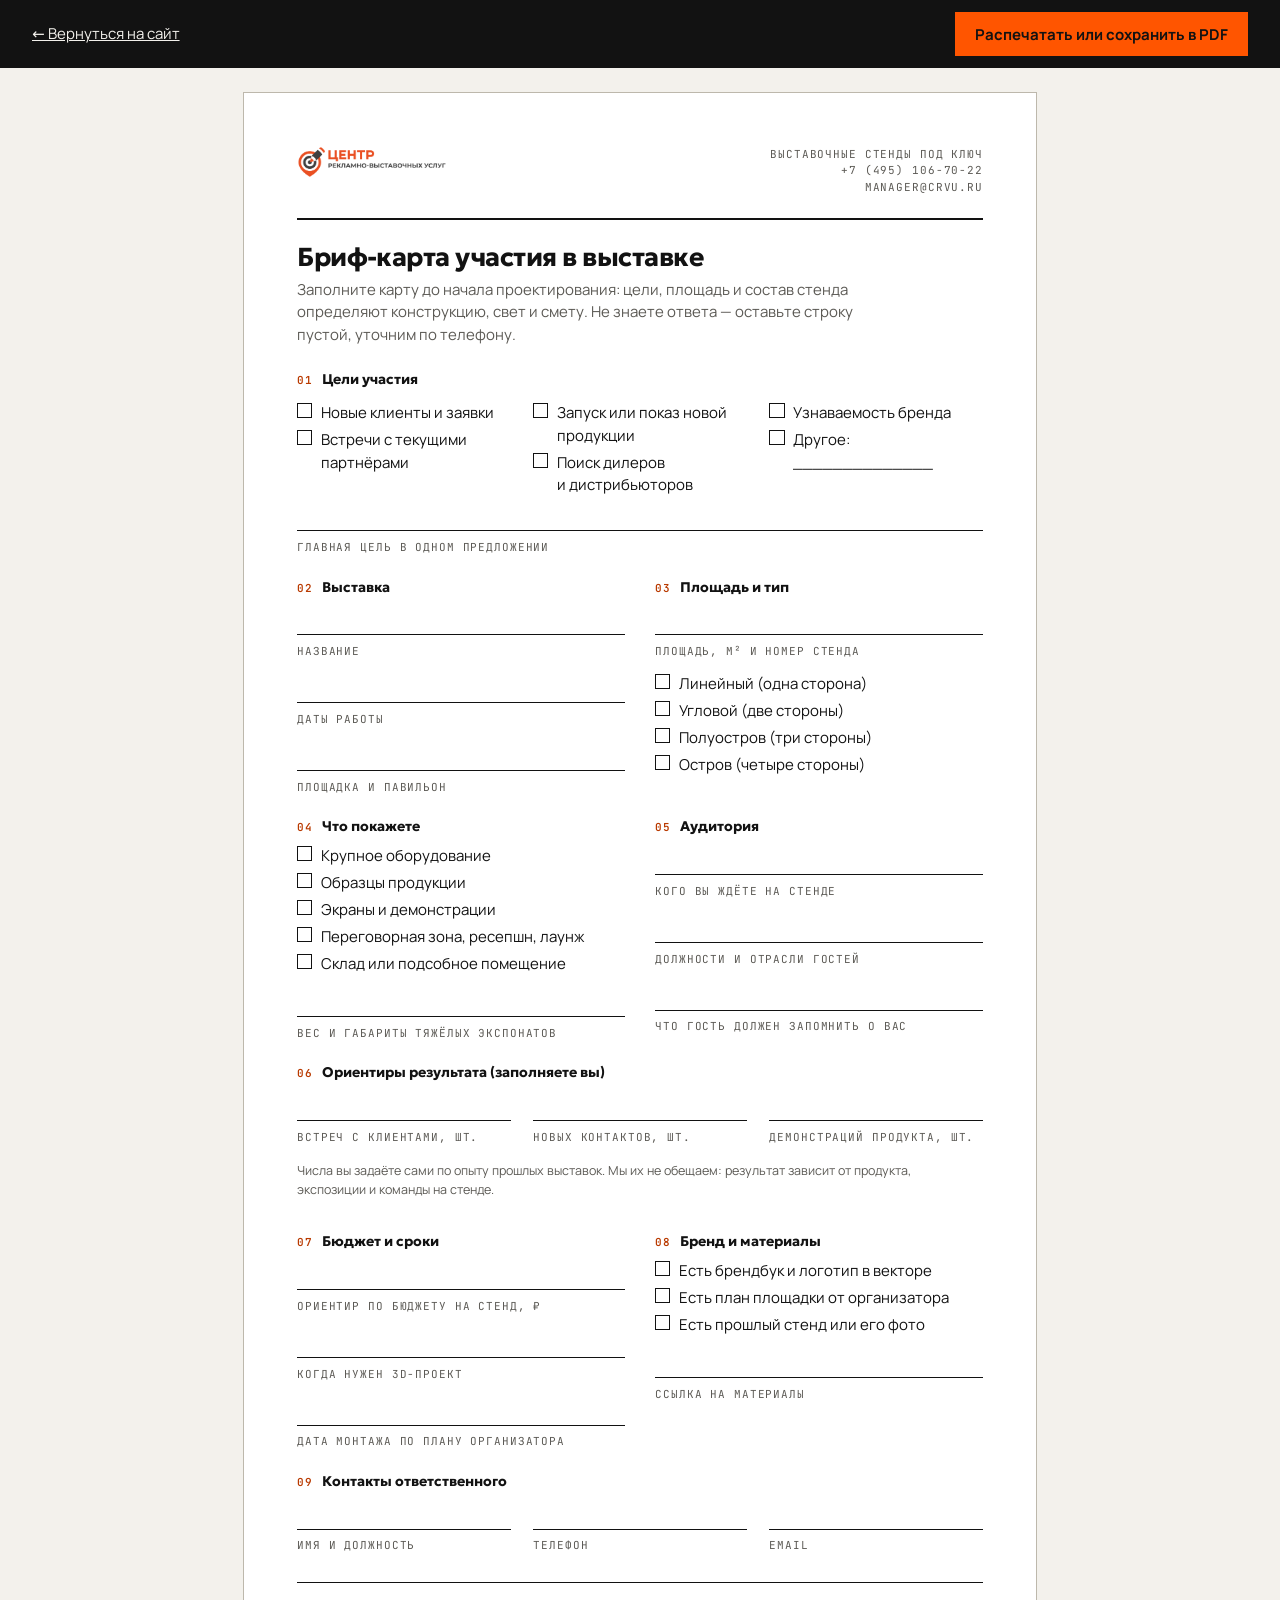
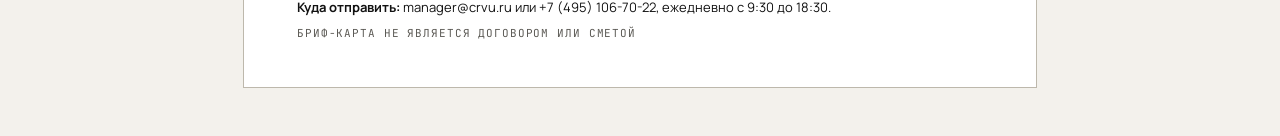
<file: brief-card.html>
<!doctype html>
<html lang="ru">
<head>
<meta charset="utf-8">
<meta name="viewport" content="width=device-width, initial-scale=1">
<title>Бриф-карта участия в выставке — ЦРВУ</title>
<meta name="description" content="Бриф-карта для подготовки к выставке: цели участия, площадь, состав стенда, аудитория и KPI. Заполните, распечатайте или сохраните в PDF.">
<meta name="robots" content="noindex">
<link rel="icon" href="assets/logos/stendart-favicon.svg" type="image/svg+xml">
<link rel="stylesheet" href="assets/css/fonts.css">
<style>
  :root { --ink: #121212; --ink-2: #5c5a55; --paper: #f3f1ec; --line: #bdb8ac; --accent: #ff5500; --accent-ink: #b93a00; }
  * { box-sizing: border-box; }
  html { -webkit-text-size-adjust: 100%; hyphens: auto; }
  body { margin: 0; background: var(--paper); color: var(--ink); font-family: 'Manrope', system-ui, sans-serif; font-size: 15px; line-height: 1.5; }
  h1, h2 { font-family: 'Geologica', 'Manrope', sans-serif; margin: 0; letter-spacing: -0.02em; }
  .mono { font-family: 'JetBrains Mono', ui-monospace, monospace; font-size: 11px; letter-spacing: 0.08em; text-transform: uppercase; color: var(--ink-2); }
  .bar { position: sticky; top: 0; z-index: 2; display: flex; flex-wrap: wrap; gap: 0.75rem 1.25rem; align-items: center; justify-content: space-between; padding: 0.75rem clamp(1rem, 4vw, 2rem); background: var(--ink); color: var(--paper); }
  .bar a { color: var(--paper); }
  .bar .btn { display: inline-flex; align-items: center; min-height: 44px; padding: 0 1.25rem; border: 0; background: var(--accent); color: var(--ink); font: 700 15px 'Manrope', sans-serif; cursor: pointer; }
  .bar .btn:hover { background: #ff6a24; }
  .bar .btn:focus-visible, .bar a:focus-visible { outline: 2px solid var(--paper); outline-offset: 3px; }
  .sheet { width: min(210mm, 100%); margin: 1.5rem auto 3rem; padding: 14mm 14mm 12mm; background: #fff; border: 1px solid var(--line); }
  .head { display: flex; justify-content: space-between; align-items: flex-start; gap: 1rem; padding-bottom: 6mm; border-bottom: 2px solid var(--ink); }
  .head img { width: 150px; height: auto; }
  .head p { margin: 0; text-align: right; }
  h1 { margin-top: 6mm; font-size: 26px; line-height: 1.1; font-weight: 700; }
  .lead { margin: 2mm 0 0; color: var(--ink-2); max-width: 62ch; }
  .grid { display: grid; grid-template-columns: repeat(2, minmax(0, 1fr)); gap: 5mm 8mm; margin-top: 6mm; }
  .blk { break-inside: avoid; }
  .blk--wide { grid-column: 1 / -1; }
  h2 { display: flex; gap: 0.6rem; align-items: baseline; font-size: 14px; font-weight: 700; letter-spacing: 0; margin-bottom: 2mm; }
  h2 .mono { color: var(--accent-ink); }
  .line { display: block; min-height: 8mm; border-bottom: 1px solid var(--ink); margin-bottom: 1mm; }
  .lab { display: block; margin-top: 3mm; }
  .cb { display: flex; gap: 0.55rem; align-items: flex-start; margin: 1.2mm 0; }
  .cb i { flex: none; width: 4mm; height: 4mm; margin-top: 1px; border: 1.2px solid var(--ink); }
  .row { display: grid; grid-template-columns: repeat(3, minmax(0, 1fr)); gap: 6mm; }
  .foot { margin-top: 7mm; padding-top: 4mm; border-top: 1px solid var(--ink); display: flex; flex-wrap: wrap; justify-content: space-between; gap: 2mm 8mm; font-size: 13px; }
  .foot p { margin: 0; }
  .note { margin-top: 4mm; color: var(--ink-2); font-size: 12.5px; }
  @media (max-width: 640px) { .grid, .row { grid-template-columns: 1fr; } .sheet { padding: 1.25rem; } }
  @page { size: A4; margin: 10mm; }
  @media print {
    body { background: #fff; font-size: 11.5px; }
    .bar { display: none; }
    .sheet { width: auto; margin: 0; padding: 0; border: 0; }
    a { color: inherit; text-decoration: none; }
  }
</style>
</head>
<body>
<header class="bar">
  <a href="index.html">← Вернуться на сайт</a>
  <button class="btn" type="button" onclick="window.print()">Распечатать или сохранить в PDF</button>
</header>

<main class="sheet">
  <div class="head">
    <img src="assets/logos/crvu-logo-header.png" width="1680" height="361" alt="ЦРВУ">
    <p class="mono">Выставочные стенды под ключ<br>+7 (495) 106-70-22<br>manager@crvu.ru</p>
  </div>

  <h1>Бриф-карта участия в выставке</h1>
  <p class="lead">Заполните карту до начала проектирования: цели, площадь и состав стенда определяют конструкцию, свет и смету. Не знаете ответа — оставьте строку пустой, уточним по телефону.</p>

  <div class="grid">
    <section class="blk blk--wide">
      <h2><span class="mono">01</span> Цели участия</h2>
      <div class="row">
        <div>
          <div class="cb"><i></i><span>Новые клиенты и заявки</span></div>
          <div class="cb"><i></i><span>Встречи с текущими партнёрами</span></div>
        </div>
        <div>
          <div class="cb"><i></i><span>Запуск или показ новой продукции</span></div>
          <div class="cb"><i></i><span>Поиск дилеров и дистрибьюторов</span></div>
        </div>
        <div>
          <div class="cb"><i></i><span>Узнаваемость бренда</span></div>
          <div class="cb"><i></i><span>Другое: ______________</span></div>
        </div>
      </div>
      <span class="line"></span>
      <span class="mono">Главная цель в одном предложении</span>
    </section>

    <section class="blk">
      <h2><span class="mono">02</span> Выставка</h2>
      <span class="line"></span><span class="mono">Название</span>
      <span class="line" style="margin-top:3mm"></span><span class="mono">Даты работы</span>
      <span class="line" style="margin-top:3mm"></span><span class="mono">Площадка и павильон</span>
    </section>

    <section class="blk">
      <h2><span class="mono">03</span> Площадь и тип</h2>
      <span class="line"></span><span class="mono">Площадь, м² и номер стенда</span>
      <div class="cb" style="margin-top:3mm"><i></i><span>Линейный (одна сторона)</span></div>
      <div class="cb"><i></i><span>Угловой (две стороны)</span></div>
      <div class="cb"><i></i><span>Полуостров (три стороны)</span></div>
      <div class="cb"><i></i><span>Остров (четыре стороны)</span></div>
    </section>

    <section class="blk">
      <h2><span class="mono">04</span> Что покажете</h2>
      <div class="cb"><i></i><span>Крупное оборудование</span></div>
      <div class="cb"><i></i><span>Образцы продукции</span></div>
      <div class="cb"><i></i><span>Экраны и демонстрации</span></div>
      <div class="cb"><i></i><span>Переговорная зона, ресепшн, лаунж</span></div>
      <div class="cb"><i></i><span>Склад или подсобное помещение</span></div>
      <span class="line" style="margin-top:3mm"></span><span class="mono">Вес и габариты тяжёлых экспонатов</span>
    </section>

    <section class="blk">
      <h2><span class="mono">05</span> Аудитория</h2>
      <span class="line"></span><span class="mono">Кого вы ждёте на стенде</span>
      <span class="line" style="margin-top:3mm"></span><span class="mono">Должности и отрасли гостей</span>
      <span class="line" style="margin-top:3mm"></span><span class="mono">Что гость должен запомнить о вас</span>
    </section>

    <section class="blk blk--wide">
      <h2><span class="mono">06</span> Ориентиры результата (заполняете вы)</h2>
      <div class="row">
        <div><span class="line"></span><span class="mono">Встреч с клиентами, шт.</span></div>
        <div><span class="line"></span><span class="mono">Новых контактов, шт.</span></div>
        <div><span class="line"></span><span class="mono">Демонстраций продукта, шт.</span></div>
      </div>
      <p class="note">Числа вы задаёте сами по опыту прошлых выставок. Мы их не обещаем: результат зависит от продукта, экспозиции и команды на стенде.</p>
    </section>

    <section class="blk">
      <h2><span class="mono">07</span> Бюджет и сроки</h2>
      <span class="line"></span><span class="mono">Ориентир по бюджету на стенд, ₽</span>
      <span class="line" style="margin-top:3mm"></span><span class="mono">Когда нужен 3D-проект</span>
      <span class="line" style="margin-top:3mm"></span><span class="mono">Дата монтажа по плану организатора</span>
    </section>

    <section class="blk">
      <h2><span class="mono">08</span> Бренд и материалы</h2>
      <div class="cb"><i></i><span>Есть брендбук и логотип в векторе</span></div>
      <div class="cb"><i></i><span>Есть план площадки от организатора</span></div>
      <div class="cb"><i></i><span>Есть прошлый стенд или его фото</span></div>
      <span class="line" style="margin-top:3mm"></span><span class="mono">Ссылка на материалы</span>
    </section>

    <section class="blk blk--wide">
      <h2><span class="mono">09</span> Контакты ответственного</h2>
      <div class="row">
        <div><span class="line"></span><span class="mono">Имя и должность</span></div>
        <div><span class="line"></span><span class="mono">Телефон</span></div>
        <div><span class="line"></span><span class="mono">Email</span></div>
      </div>
    </section>
  </div>

  <div class="foot">
    <p><b>Куда отправить:</b> manager@crvu.ru или +7 (495) 106-70-22, ежедневно с 9:30 до 18:30.</p>
    <p class="mono">Бриф-карта не является договором или сметой</p>
  </div>
</main>
</body>
</html>
</file>
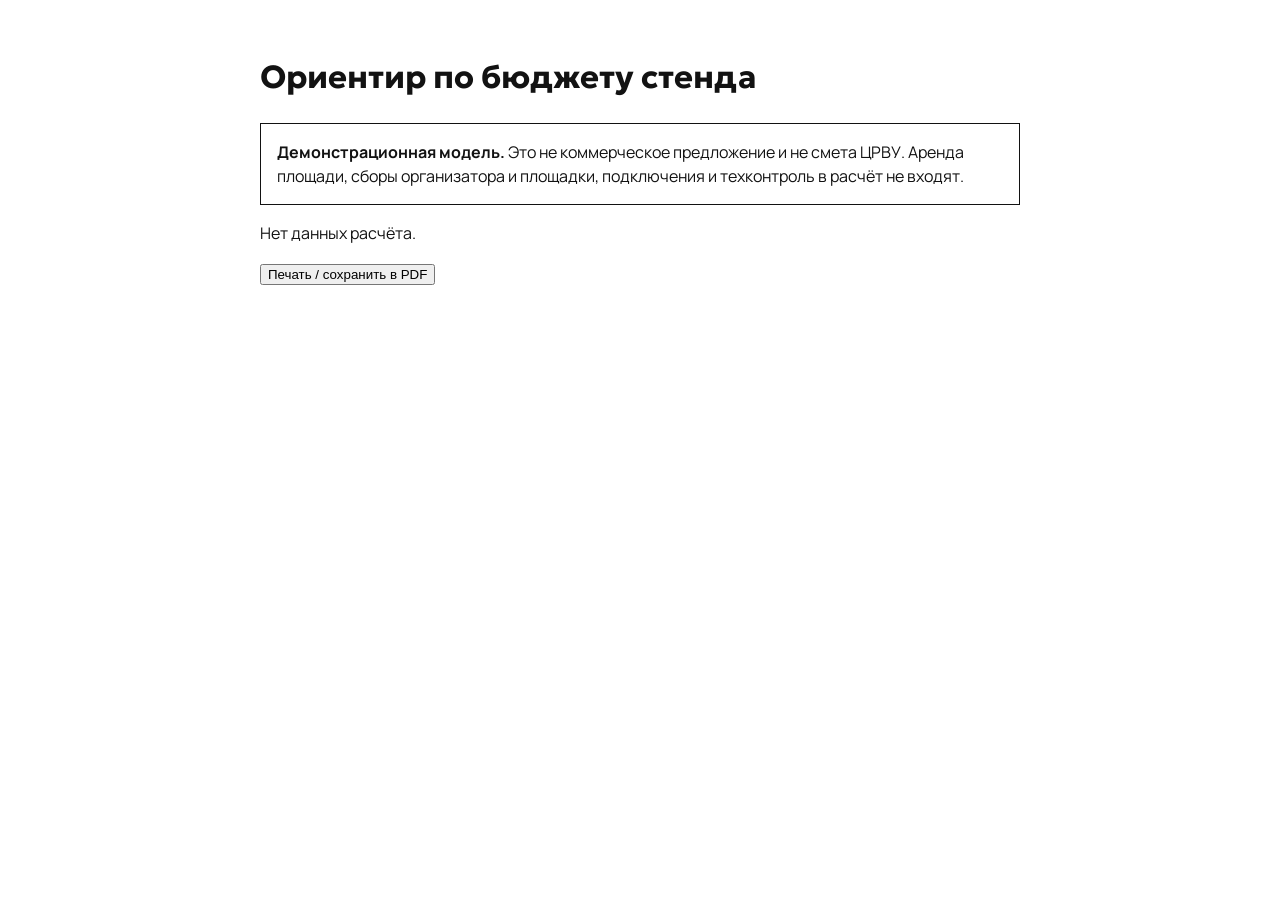
<file: calculation.html>
<!doctype html><html lang="ru"><head><meta charset="utf-8"><meta name="viewport" content="width=device-width,initial-scale=1"><meta name="robots" content="noindex"><title>Расчёт — ориентир</title><link rel="stylesheet" href="assets/css/fonts.css"><style>body{font:16px/1.5 Manrope,system-ui,sans-serif;margin:0;padding:2rem;color:#121212;background:#fff}main{max-width:760px;margin:auto}h1{font-family:Geologica,sans-serif}dl{display:grid;grid-template-columns:12rem 1fr;gap:.5rem 1rem}dt{color:#5c5a55}.note{padding:1rem;border:1px solid #121212}@media print{.noprint{display:none}}</style></head><body><main><h1>Ориентир по бюджету стенда</h1><p class="note"><b>Демонстрационная модель.</b> Это не коммерческое предложение и не смета ЦРВУ. Аренда площади, сборы организатора и площадки, подключения и техконтроль в расчёт не входят.</p><dl id="rows"></dl><p class="noprint"><button onclick="print()">Печать / сохранить в PDF</button></p></main><script>try{var d=JSON.parse(decodeURIComponent(location.hash.slice(1))),L={standard:'Стандарт',exclusive:'Эксклюзив',premium:'Премиум',linear:'Линейный',corner:'Угловой',peninsula:'Полуостров',island:'Остров'},f=function(n){return String(Math.round(n)).replace(/\B(?=(\d{3})+(?!\d))/g,'\u00a0')},r=[['Площадь',String(d.S).replace('.',',')+' м²'],['Тип',L[d.type]],['Уровень',L[d.level]],['Дополнительно',(d.extras||[]).join(', ')||'нет'],['Ориентир',d.hi===null?'от '+f(d.lo)+' ₽, верхняя граница по проекту':f(d.lo)+' — '+f(d.hi)+' ₽']];if(d.floorArea)r.splice(4,0,['Площадь 2 этажа',String(d.floorArea).replace('.',',')+' м²']);if(d.ledCount)r.splice(4,0,['LED-экраны',d.ledCount]);document.getElementById('rows').innerHTML=r.map(function(x){return '<dt>'+x[0]+'</dt><dd>'+x[1]+'</dd>'}).join('')}catch(e){document.getElementById('rows').textContent='Нет данных расчёта.'}</script></body></html>
</file>
<file: assets/css/fonts.css>
/* Self-hosted copies of Geologica, Manrope and JetBrains Mono (Google Fonts, OFL). Subsets: cyrillic, latin, latin-ext (needed for the ruble sign). */
@font-face {
  font-family: 'Geologica';
  font-style: normal;
  font-weight: 500 800;
  font-display: swap;
  src: url('../fonts/geologica-cyrillic.woff2') format('woff2');
  unicode-range: U+0301, U+0400-045F, U+0490-0491, U+04B0-04B1, U+2116;
}
@font-face {
  font-family: 'Geologica';
  font-style: normal;
  font-weight: 500 800;
  font-display: swap;
  src: url('../fonts/geologica-latin-ext.woff2') format('woff2');
  unicode-range: U+0100-02BA, U+02BD-02C5, U+02C7-02CC, U+02CE-02D7, U+02DD-02FF, U+0304, U+0308, U+0329, U+1D00-1DBF, U+1E00-1E9F, U+1EF2-1EFF, U+2020, U+20A0-20AB, U+20AD-20C4, U+2113, U+2C60-2C7F, U+A720-A7FF;
}
@font-face {
  font-family: 'Geologica';
  font-style: normal;
  font-weight: 500 800;
  font-display: swap;
  src: url('../fonts/geologica-latin.woff2') format('woff2');
  unicode-range: U+0000-00FF, U+0131, U+0152-0153, U+02BB-02BC, U+02C6, U+02DA, U+02DC, U+0304, U+0308, U+0329, U+2000-206F, U+20AC, U+2122, U+2191, U+2193, U+2212, U+2215, U+FEFF, U+FFFD;
}
@font-face {
  font-family: 'JetBrains Mono';
  font-style: normal;
  font-weight: 400 600;
  font-display: swap;
  src: url('../fonts/jetbrains-mono-cyrillic.woff2') format('woff2');
  unicode-range: U+0301, U+0400-045F, U+0490-0491, U+04B0-04B1, U+2116;
}
@font-face {
  font-family: 'JetBrains Mono';
  font-style: normal;
  font-weight: 400 600;
  font-display: swap;
  src: url('../fonts/jetbrains-mono-latin-ext.woff2') format('woff2');
  unicode-range: U+0100-02BA, U+02BD-02C5, U+02C7-02CC, U+02CE-02D7, U+02DD-02FF, U+0304, U+0308, U+0329, U+1D00-1DBF, U+1E00-1E9F, U+1EF2-1EFF, U+2020, U+20A0-20AB, U+20AD-20C4, U+2113, U+2C60-2C7F, U+A720-A7FF;
}
@font-face {
  font-family: 'JetBrains Mono';
  font-style: normal;
  font-weight: 400 600;
  font-display: swap;
  src: url('../fonts/jetbrains-mono-latin.woff2') format('woff2');
  unicode-range: U+0000-00FF, U+0131, U+0152-0153, U+02BB-02BC, U+02C6, U+02DA, U+02DC, U+0304, U+0308, U+0329, U+2000-206F, U+20AC, U+2122, U+2191, U+2193, U+2212, U+2215, U+FEFF, U+FFFD;
}
@font-face {
  font-family: 'Manrope';
  font-style: normal;
  font-weight: 400 800;
  font-display: swap;
  src: url('../fonts/manrope-cyrillic.woff2') format('woff2');
  unicode-range: U+0301, U+0400-045F, U+0490-0491, U+04B0-04B1, U+2116;
}
@font-face {
  font-family: 'Manrope';
  font-style: normal;
  font-weight: 400 800;
  font-display: swap;
  src: url('../fonts/manrope-latin-ext.woff2') format('woff2');
  unicode-range: U+0100-02BA, U+02BD-02C5, U+02C7-02CC, U+02CE-02D7, U+02DD-02FF, U+0304, U+0308, U+0329, U+1D00-1DBF, U+1E00-1E9F, U+1EF2-1EFF, U+2020, U+20A0-20AB, U+20AD-20C4, U+2113, U+2C60-2C7F, U+A720-A7FF;
}
@font-face {
  font-family: 'Manrope';
  font-style: normal;
  font-weight: 400 800;
  font-display: swap;
  src: url('../fonts/manrope-latin.woff2') format('woff2');
  unicode-range: U+0000-00FF, U+0131, U+0152-0153, U+02BB-02BC, U+02C6, U+02DA, U+02DC, U+0304, U+0308, U+0329, U+2000-206F, U+20AC, U+2122, U+2191, U+2193, U+2212, U+2215, U+FEFF, U+FFFD;
}
</file>
